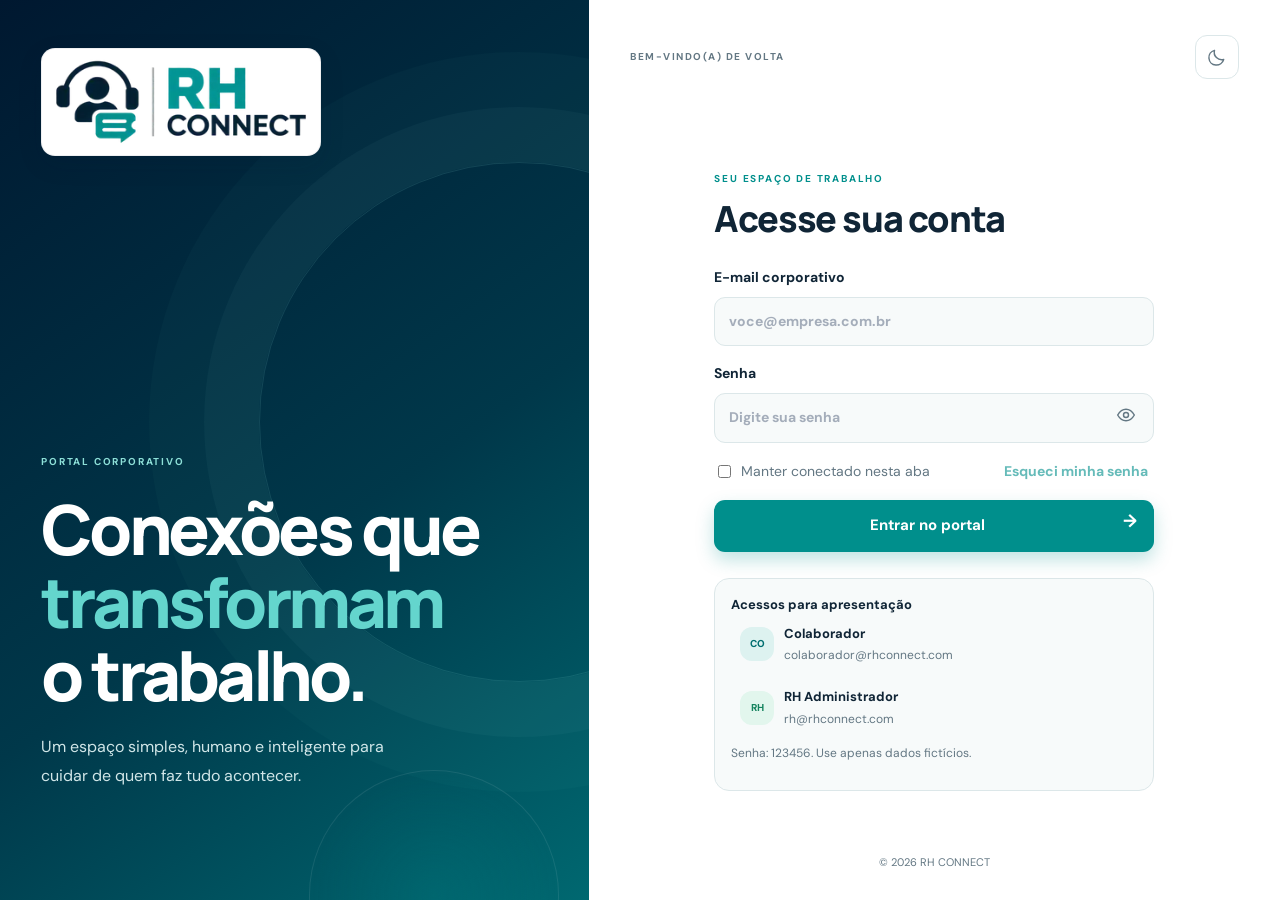
<file: index.html>
<!doctype html>
<html lang="pt-BR">
<head>
  <meta charset="utf-8">
  <meta name="viewport" content="width=device-width, initial-scale=1">
  <meta name="theme-color" content="#F3F7F8">
  <title>RH CONNECT | Portal Corporativo</title>
  <link rel="preconnect" href="https://fonts.googleapis.com">
  <link rel="preconnect" href="https://fonts.gstatic.com" crossorigin>
  <link href="https://fonts.googleapis.com/css2?family=DM+Sans:wght@400;500;600;700&family=Manrope:wght@400;500;600;700;800&display=swap" rel="stylesheet">
  <link rel="stylesheet" href="css/styles.css">
  <link rel="stylesheet" href="css/design-system.css">
  <link rel="stylesheet" href="css/dashboard.css">
  <link rel="stylesheet" href="css/motion.css">
  <link rel="stylesheet" href="css/people.css">
  <link rel="stylesheet" href="css/logo.css">
  <link rel="stylesheet" href="css/brand-theme.css?v=20261125-3">
  <link rel="stylesheet" href="css/modules.css">
</head>
<body>
  <div id="toast-region" class="toast-region" aria-live="polite"></div>

  <main id="auth-screen" class="auth-screen">
    <section class="auth-brand-panel">
      <div class="brand-lockup brand-lockup-light">
        <img src="assets/logo/rh-connect-horizontal.svg" alt="RH CONNECT — Gente que conecta resultados" class="brand-logo brand-logo-auth">
      </div>
      <div class="auth-brand-copy">
        <span class="eyebrow">PORTAL CORPORATIVO</span>
        <h1>Conexões que<br><em>transformam</em><br>o trabalho.</h1>
        <p>Um espaço simples, humano e inteligente para cuidar de quem faz tudo acontecer.</p>
      </div>
      <div class="orb orb-one"></div><div class="orb orb-two"></div>
    </section>
    <section class="auth-form-panel">
      <div class="auth-topline">
        <span class="muted-label">BEM-VINDO(A) DE VOLTA</span>
        <button class="icon-button theme-toggle" aria-label="Alternar tema" data-theme-toggle>◐</button>
      </div>
      <div class="auth-card">
        <div class="mobile-brand brand-lockup">
          <img src="assets/logo/rh-connect-horizontal.svg" alt="RH CONNECT" class="brand-logo brand-logo-mobile">
        </div>
        <div class="auth-heading">
          <span class="eyebrow">SEU ESPAÇO DE TRABALHO</span>
          <h2 id="auth-title">Acesse sua conta</h2>
          <p id="auth-subtitle"></p>
        </div>
        <form id="login-form" class="form-stack">
          <label class="field-label">E-mail corporativo
            <input id="login-email" type="email" placeholder="voce@empresa.com.br" autocomplete="username" required>
          </label>
          <label class="field-label">Senha
            <span class="password-wrap"><input id="login-password" type="password" placeholder="Digite sua senha" autocomplete="current-password" required><button type="button" class="password-toggle" aria-label="Mostrar senha">◉</button></span>
          </label>
          <div class="form-meta"><label class="check-label"><input type="checkbox" id="remember-login"> Manter conectado nesta aba</label><button type="button" class="text-button" id="forgot-link" disabled>Esqueci minha senha</button></div>
          <button class="primary-button full-button" type="submit">Entrar no portal <span>→</span></button>
        </form>
        <div class="demo-access"><div class="demo-title"><strong>Acessos para apresentação</strong></div><div class="demo-accounts"><button class="demo-account" type="button" data-presentation="colaborador"><span class="avatar avatar-blue">CO</span><span><b>Colaborador</b><small>colaborador@rhconnect.com</small></span></button><button class="demo-account" type="button" data-presentation="rh"><span class="avatar avatar-green">RH</span><span><b>RH Administrador</b><small>rh@rhconnect.com</small></span></button></div><p>Senha: 123456. Use apenas dados fictícios.</p></div>
      </div>
      <p class="auth-legal">© 2026 RH CONNECT</p>
    </section>
  </main>

  <main id="app-screen" class="app-screen hidden">
    <aside class="sidebar" id="sidebar">
      <div class="sidebar-brand brand-lockup">
        <img src="assets/logo/rh-connect-horizontal.svg" alt="RH CONNECT" class="brand-logo brand-logo-sidebar">
      </div>
      <div class="workspace-label">ESPAÇO DE TRABALHO</div>
      <nav id="main-nav" class="main-nav" aria-label="Navegação principal"></nav>
      <div class="sidebar-bottom">
        <div class="help-card"><div class="help-icon">✳</div><b>Precisa de ajuda?</b><p>Estamos aqui para apoiar você.</p><button type="button" data-module="solicitacoes">Acessar suporte <span>→</span></button></div>
        <button class="profile-button" id="profile-menu">
          <span class="avatar avatar-blue" id="profile-avatar"></span><span class="profile-info"><b id="profile-name"> </b><small id="profile-role"> </small></span><span class="profile-more">···</span>
        </button>
      </div>
    </aside>
    <button class="sidebar-overlay" id="sidebar-overlay" aria-label="Fechar menu" tabindex="-1"></button>

    <section class="main-area">
      <header class="topbar">
        <div class="topbar-left">
          <button class="icon-button mobile-menu" id="mobile-menu" aria-label="Abrir menu" aria-controls="sidebar" aria-expanded="false">☰</button>
          <div class="breadcrumb"><span>RH CONNECT</span><b>/</b><strong id="breadcrumb-current">Meu painel</strong></div>
        </div>
        <div class="topbar-actions">
          <div class="search-box"><span>⌕</span><input id="global-search" aria-label="Buscar no portal" type="search" placeholder="Buscar no portal..."><kbd>⌘ K</kbd></div>
          <button class="icon-button theme-toggle" aria-label="Alternar tema" data-theme-toggle>◐</button>
          <button class="icon-button notification-button" id="notifications-button" aria-label="Notificações">♧<i></i></button>
          <div class="topbar-avatar avatar avatar-blue" id="topbar-avatar"></div><button class="icon-button" id="logout" aria-label="Sair" title="Sair">↪</button>
        </div>
      </header>
      <div class="content-wrap">
        <div id="page-content" class="page-content" tabindex="-1"></div>
        <footer class="app-footer"><span>© 2026 RH CONNECT</span><span>Feito para conectar pessoas <b>♥</b></span></footer>
      </div>
    </section>
  </main>

  <div id="modal-root"></div>
  
  <script src="js/firebase-config.js"></script>
  <script src="js/storage.js"></script>
  <script src="js/design-system.js"></script>
  <script src="js/dashboard.js"></script>
  <script src="js/motion.js"></script>
  <script src="js/people.js"></script>
  <script src="js/modules.js?v=20261125-2"></script>
  <script src="js/app.js?v=20261125-2"></script>
</body>
</html>
</file>
<file: css/styles.css>
:root{--bg:#f5f7fb;--surface:#fff;--surface-2:#f8f9fc;--surface-3:#eef1f7;--text:#182230;--muted:#788395;--line:#e8ebf1;--primary:#315efb;--primary-dark:#244bd5;--primary-soft:#edf1ff;--green:#159b72;--green-soft:#e8f7f1;--orange:#e58b35;--orange-soft:#fff4e8;--red:#dc5c67;--shadow:0 16px 45px rgba(29,43,73,.07);--sidebar:264px;--radius:18px}
[data-theme="dark"]{--bg:#11151d;--surface:#191f2b;--surface-2:#202735;--surface-3:#293244;--text:#eef2f8;--muted:#9aa6b8;--line:#2b3444;--primary:#7792ff;--primary-dark:#91a5ff;--primary-soft:#252f4d;--green-soft:#17372f;--orange-soft:#3b2d20;--red:#ff8490;--shadow:0 18px 50px rgba(0,0,0,.22)}
*{box-sizing:border-box}body{margin:0;background:var(--bg);color:var(--text);font-family:'DM Sans',sans-serif;font-size:14px;transition:background .45s,color .35s}button,input,select,textarea{font:inherit}button{cursor:pointer}button:focus-visible,input:focus-visible,select:focus-visible,textarea:focus-visible{outline:3px solid color-mix(in srgb,var(--primary) 35%,transparent);outline-offset:2px}.hidden{display:none!important}
.auth-screen{min-height:100vh;display:grid;grid-template-columns: minmax(380px, .92fr) 1.08fr;background:var(--surface)}.auth-brand-panel{position:relative;overflow:hidden;min-height:100vh;padding:48px 7%;display:flex;flex-direction:column;justify-content:space-between;background:linear-gradient(145deg,#142a45 0%,#183c68 50%,#315efb 125%);color:#fff}.brand-lockup{display:flex;align-items:center;gap:11px;position:relative;z-index:2}.brand-symbol{width:42px;height:42px;border-radius:14px;background:linear-gradient(145deg,#fff,#dfe8ff);color:#23477a;display:grid;place-items:center;font-family:Manrope;font-weight:800;letter-spacing:-1.5px;font-size:17px;box-shadow:0 7px 20px #0a1c3a33}.brand-lockup strong{display:block;font-family:Manrope;font-size:15px;letter-spacing:1.3px}.brand-lockup span{display:block;font-size:8px;letter-spacing:1.7px;opacity:.65;margin-top:4px}.auth-brand-copy{position:relative;z-index:2;max-width:510px;margin:30px 0 45px}.eyebrow{font-size:10px;font-weight:700;letter-spacing:1.8px;color:var(--primary);display:block}.auth-brand-copy .eyebrow{color:#9bb7ff}.auth-brand-copy h1{font:800 clamp(42px,5.4vw,76px)/1.06 Manrope;margin:22px 0;letter-spacing:-4px}.auth-brand-copy h1 em{font-style:normal;color:#9fb9ff}.auth-brand-copy p{font-size:16px;line-height:1.8;color:#d0ddf0;max-width:390px}.auth-panel-footer{position:relative;z-index:2;color:#d6e1f2;font-size:12px}.pulse-dot{display:inline-block;width:7px;height:7px;border-radius:50%;background:#7be2b6;margin-right:9px;box-shadow:0 0 0 5px #7be2b622}.orb{position:absolute;border:1px solid #ffffff16;border-radius:50%;pointer-events:none}.orb-one{width:520px;height:520px;right:-190px;top:18%;box-shadow:0 0 0 55px #ffffff08,0 0 0 110px #ffffff06}.orb-two{width:250px;height:250px;right:5%;bottom:-120px;background:radial-gradient(circle,#ffffff16,transparent 70%)}
.auth-form-panel{padding:38px 6%;display:flex;flex-direction:column;align-items:center;justify-content:center;position:relative}.auth-topline{position:absolute;top:35px;right:6%;left:6%;display:flex;align-items:center;justify-content:space-between}.muted-label{color:var(--muted);font-size:10px;letter-spacing:1.5px;font-weight:700}.auth-card{width:min(100%,440px);animation:rise-in .8s cubic-bezier(.2,.8,.2,1) both}.auth-heading{margin:20px 0 27px}.auth-heading h2{font:800 32px Manrope;letter-spacing:-1.2px;margin:10px 0 7px}.auth-heading p{color:var(--muted);margin:0}.mobile-brand{display:none}.form-stack{display:grid;gap:17px}.field-label{display:grid;gap:8px;font-size:12px;font-weight:700;color:var(--text)}input:not([type=checkbox]),select,textarea{width:100%;border:1px solid var(--line);border-radius:11px;background:var(--surface-2);color:var(--text);padding:13px 14px;transition:border .2s,box-shadow .2s,background .3s}input::placeholder,textarea::placeholder{color:#a4adba}input:focus,select:focus,textarea:focus{border-color:var(--primary);box-shadow:0 0 0 4px color-mix(in srgb,var(--primary) 10%,transparent);outline:0}.password-wrap{position:relative}.password-wrap input{padding-right:48px}.password-toggle{position:absolute;right:9px;top:7px;border:0;background:transparent;color:var(--muted);font-size:17px}.form-meta{display:flex;justify-content:space-between;align-items:center;font-size:11px;color:var(--muted)}.check-label{display:flex;align-items:center;gap:7px}.text-button{border:0;background:none;color:var(--primary);font-weight:700;font-size:11px}.primary-button,.secondary-button{border:0;border-radius:11px;padding:14px 17px;font-weight:700;transition:transform .25s,box-shadow .25s,background .25s}.primary-button{background:var(--primary);color:white;box-shadow:0 8px 18px color-mix(in srgb,var(--primary) 25%,transparent)}.primary-button:hover{transform:translateY(-2px);box-shadow:0 12px 25px color-mix(in srgb,var(--primary) 32%,transparent);background:var(--primary-dark)}.primary-button span{float:right;font-size:18px;line-height:14px}.secondary-button{background:var(--surface-2);color:var(--text);border:1px solid var(--line)}.secondary-button:hover{background:var(--surface-3)}.full-button{width:100%}.form-divider{display:flex;align-items:center;gap:12px;color:var(--muted);font-size:10px}.form-divider:before,.form-divider:after{content:"";height:1px;background:var(--line);flex:1}.demo-access{border:1px solid var(--line);border-radius:15px;padding:15px;margin-top:26px;background:var(--surface-2)}.demo-title{display:flex;gap:8px;align-items:center;font-size:11px}.demo-spark{color:var(--primary);font-size:17px}.demo-access>p{font-size:10px;color:var(--muted);margin:7px 0 11px}.demo-accounts{display:grid;gap:5px}.demo-account{display:flex;align-items:center;gap:10px;text-align:left;border:0;border-radius:10px;background:transparent;padding:7px;transition:background .2s}.demo-account:hover{background:var(--surface-3)}.demo-account>span:nth-child(2){display:grid;gap:2px;flex:1}.demo-account b{font-size:10px}.demo-account small{font-size:9px;color:var(--muted)}.demo-arrow{color:var(--muted)}.demo-password{display:block;color:var(--muted);font-size:9px;margin:9px 0 0 7px}.auth-legal{position:absolute;bottom:18px;color:var(--muted);font-size:9px}
.icon-button{width:38px;height:38px;border:1px solid var(--line);border-radius:12px;background:var(--surface);color:var(--muted);font-size:17px;display:grid;place-items:center;transition:all .2s}.icon-button:hover{color:var(--primary);border-color:var(--primary);transform:translateY(-2px)}
.app-screen{min-height:100vh}.sidebar{width:var(--sidebar);position:fixed;inset:0 auto 0 0;background:var(--surface);border-right:1px solid var(--line);padding:25px 17px 15px;display:flex;flex-direction:column;z-index:10;transition:transform .4s cubic-bezier(.2,.8,.2,1)}.sidebar-brand{padding:0 7px 34px}.sidebar-brand .brand-symbol{background:linear-gradient(145deg,#315efb,#193dba);color:white}.sidebar-brand strong{font-size:13px;letter-spacing:1px}.sidebar-brand span{font-size:8px;color:var(--muted)}.workspace-label{font-size:9px;color:var(--muted);font-weight:700;letter-spacing:1.4px;padding:0 11px 12px}.main-nav{display:grid;gap:4px;overflow:auto}.nav-section{font-size:9px;color:var(--muted);font-weight:700;letter-spacing:1.3px;padding:18px 11px 7px}.nav-item{border:0;background:transparent;color:var(--muted);padding:11px 12px;border-radius:10px;display:flex;align-items:center;gap:12px;text-align:left;font-size:12px;font-weight:600;transition:all .22s}.nav-item .nav-icon{width:18px;text-align:center;font-size:16px}.nav-item:hover{background:var(--surface-2);color:var(--text);transform:translateX(2px)}.nav-item.active{background:var(--primary-soft);color:var(--primary)}.nav-item .nav-count{margin-left:auto;background:var(--orange-soft);color:var(--orange);border-radius:20px;padding:2px 7px;font-size:9px}.sidebar-bottom{margin-top:auto}.help-card{background:linear-gradient(145deg,var(--primary-soft),var(--surface-2));border:1px solid color-mix(in srgb,var(--primary) 10%,var(--line));border-radius:14px;padding:14px;margin:15px 2px}.help-icon{width:27px;height:27px;border-radius:9px;background:var(--surface);color:var(--primary);display:grid;place-items:center;margin-bottom:10px}.help-card b{font-size:11px}.help-card p{font-size:10px;color:var(--muted);line-height:1.5;margin:5px 0 10px}.help-card button{border:0;background:transparent;color:var(--primary);font-weight:700;font-size:10px;padding:0}.help-card button span{margin-left:5px}.profile-button{width:100%;display:flex;align-items:center;gap:9px;padding:12px 5px 3px;border:0;border-top:1px solid var(--line);background:transparent;text-align:left}.avatar{width:34px;height:34px;border-radius:12px;display:grid;place-items:center;font-size:10px;font-weight:800;flex:none}.avatar-blue{background:#e5edff;color:#315efb}.avatar-violet{background:#efe8ff;color:#8154ce}.avatar-green{background:#e2f6ed;color:#16845f}.avatar-orange{background:#fff0df;color:#c87925}.profile-info{display:grid;gap:3px;flex:1}.profile-info b{font-size:10px}.profile-info small{font-size:9px;color:var(--muted)}.profile-more{font-size:20px;color:var(--muted)}
.main-area{margin-left:var(--sidebar);min-height:100vh}.topbar{height:76px;border-bottom:1px solid var(--line);background:color-mix(in srgb,var(--surface) 90%,transparent);backdrop-filter:blur(16px);display:flex;align-items:center;justify-content:space-between;padding:0 36px;position:sticky;top:0;z-index:8}.breadcrumb{display:flex;gap:10px;align-items:center;font-size:11px}.breadcrumb span,.breadcrumb b{color:var(--muted);font-weight:500}.breadcrumb strong{font-weight:700}.topbar-actions{display:flex;align-items:center;gap:12px}.search-box{display:flex;align-items:center;gap:8px;background:var(--surface-2);border:1px solid var(--line);border-radius:10px;padding:0 10px;width:235px;color:var(--muted)}.search-box input{border:0!important;box-shadow:none!important;background:transparent!important;padding:9px 0!important;font-size:10px}.search-box kbd{font-size:8px;border:1px solid var(--line);border-radius:4px;padding:3px 5px;white-space:nowrap}.notification-button{position:relative}.notification-button i{position:absolute;width:6px;height:6px;background:#ed6571;border:1px solid var(--surface);border-radius:50%;top:7px;right:8px}.topbar-avatar{width:31px;height:31px}.mobile-menu{display:none}.content-wrap{max-width:1600px;margin:auto;padding:32px 36px 15px}.page-content{min-height:calc(100vh - 140px);animation:page-enter .55s cubic-bezier(.2,.8,.2,1) both}.app-footer{border-top:1px solid var(--line);padding:16px 0;display:flex;justify-content:space-between;color:var(--muted);font-size:9px}.app-footer b{color:#e36c8a}
.page-heading{display:flex;justify-content:space-between;align-items:flex-end;margin-bottom:25px;gap:15px}.page-heading h1{font:800 27px Manrope;letter-spacing:-1px;margin:7px 0}.page-heading p{margin:0;color:var(--muted);font-size:12px}.page-actions{display:flex;gap:9px;align-items:center}.small-button{border:1px solid var(--line);background:var(--surface);color:var(--text);border-radius:10px;padding:10px 13px;font-size:10px;font-weight:700}.small-button.primary{background:var(--primary);border-color:var(--primary);color:#fff}.small-button:hover{transform:translateY(-1px);box-shadow:var(--shadow)}.grid{display:grid;gap:16px}.stats-grid{grid-template-columns:repeat(4,minmax(0,1fr));margin-bottom:17px}.stat-card,.panel,.welcome-card,.module-card,.employee-card{background:var(--surface);border:1px solid var(--line);border-radius:var(--radius);box-shadow:0 3px 12px rgba(30,48,78,.025)}.stat-card{padding:18px;position:relative;overflow:hidden;transition:transform .3s,box-shadow .3s}.stat-card:hover,.module-card:hover{transform:translateY(-4px);box-shadow:var(--shadow)}.stat-top{display:flex;justify-content:space-between;align-items:center;color:var(--muted);font-size:10px}.stat-icon{width:34px;height:34px;border-radius:11px;background:var(--primary-soft);color:var(--primary);display:grid;place-items:center;font-size:16px}.stat-value{font:800 25px Manrope;margin:13px 0 5px;letter-spacing:-1px}.stat-foot{font-size:9px;color:var(--muted)}.positive{color:var(--green);font-weight:700}.welcome-card{padding:25px 27px;display:flex;align-items:center;justify-content:space-between;background:linear-gradient(110deg,var(--surface),var(--primary-soft));margin-bottom:17px;overflow:hidden;position:relative}.welcome-card:after{content:"";position:absolute;width:220px;height:220px;border-radius:50%;right:9%;top:-120px;border:1px solid color-mix(in srgb,var(--primary) 14%,transparent);box-shadow:0 0 0 25px color-mix(in srgb,var(--primary) 4%,transparent),0 0 0 55px color-mix(in srgb,var(--primary) 3%,transparent)}.welcome-copy{position:relative;z-index:1}.welcome-copy .eyebrow{font-size:9px}.welcome-copy h2{font:800 23px Manrope;margin:9px 0 5px;letter-spacing:-.7px}.welcome-copy p{font-size:11px;color:var(--muted);margin:0}.welcome-date{position:relative;z-index:1;text-align:right;color:var(--muted);font-size:10px}.welcome-date strong{display:block;color:var(--text);font:700 14px Manrope;margin-bottom:5px}.dashboard-columns{grid-template-columns:minmax(0,1.55fr) minmax(270px,1fr)}.panel{padding:19px;margin-bottom:16px}.panel-header{display:flex;align-items:center;justify-content:space-between;margin-bottom:16px}.panel-header h3{font:700 13px Manrope;margin:0}.panel-header p{font-size:9px;color:var(--muted);margin:4px 0 0}.link-button{border:0;background:transparent;color:var(--primary);font-size:10px;font-weight:700}.activity-list{display:grid}.activity-item{display:flex;gap:11px;padding:11px 0;border-bottom:1px solid var(--line)}.activity-item:last-child{border:0}.activity-icon{width:32px;height:32px;display:grid;place-items:center;background:var(--surface-2);border-radius:10px;flex:none}.activity-copy{flex:1}.activity-copy b{display:block;font-size:10px;margin:2px 0 4px}.activity-copy p{font-size:9px;color:var(--muted);margin:0}.activity-time{font-size:8px;color:var(--muted);white-space:nowrap}.quick-grid{grid-template-columns:repeat(2,1fr)}.quick-card{padding:14px;border:1px solid var(--line);border-radius:13px;background:var(--surface-2);text-align:left;transition:all .25s}.quick-card:hover{border-color:var(--primary);transform:translateY(-3px)}.quick-card span{display:grid;place-items:center;width:30px;height:30px;background:var(--primary-soft);color:var(--primary);border-radius:9px;margin-bottom:10px}.quick-card b{font-size:10px;display:block}.quick-card small{font-size:9px;color:var(--muted);display:block;margin-top:4px}.announcement{display:flex;gap:10px;padding:10px 0;border-bottom:1px solid var(--line)}.announcement:last-child{border:0}.announcement-mark{width:5px;border-radius:5px;background:var(--primary);flex:none}.announcement b{font-size:10px}.announcement p{font-size:9px;color:var(--muted);line-height:1.5;margin:4px 0}
.module-grid{grid-template-columns:repeat(3,minmax(0,1fr))}.module-card{padding:20px;text-align:left;transition:all .3s;cursor:pointer}.module-card .stat-icon{margin-bottom:15px}.module-card h3{font:700 13px Manrope;margin:0 0 7px}.module-card p{font-size:10px;line-height:1.6;color:var(--muted);margin:0 0 15px}.module-card .module-open{font-size:10px;color:var(--primary);font-weight:700}
.table-wrap{overflow:auto;border:1px solid var(--line);border-radius:13px}.data-table{width:100%;border-collapse:collapse;min-width:620px}.data-table th{text-align:left;background:var(--surface-2);font-size:9px;color:var(--muted);font-weight:700;padding:12px 14px;letter-spacing:.5px}.data-table td{padding:13px 14px;border-top:1px solid var(--line);font-size:10px}.person-cell{display:flex;align-items:center;gap:9px}.person-cell b{display:block;font-size:10px}.person-cell small{display:block;color:var(--muted);font-size:9px;margin-top:3px}.status-pill{display:inline-flex;align-items:center;gap:5px;border-radius:30px;padding:5px 8px;font-size:8px;font-weight:700;background:var(--green-soft);color:var(--green)}.status-pill:before{content:"";width:5px;height:5px;border-radius:50%;background:currentColor}.status-pill.pending{background:var(--orange-soft);color:var(--orange)}.status-pill.inactive{background:var(--surface-3);color:var(--muted)}.table-toolbar{display:flex;justify-content:space-between;gap:10px;margin-bottom:13px}.table-search{max-width:260px}.empty-state{text-align:center;padding:45px 20px;color:var(--muted)}.empty-state .empty-icon{font-size:30px;margin-bottom:10px}.empty-state b{display:block;color:var(--text);font-size:12px;margin-bottom:5px}.empty-state p{font-size:10px}
.profile-hero{display:flex;align-items:center;gap:17px;padding:22px;background:var(--surface);border:1px solid var(--line);border-radius:var(--radius);margin-bottom:17px}.profile-hero .avatar{width:58px;height:58px;font-size:16px;border-radius:18px}.profile-hero h2{font:800 18px Manrope;margin:0 0 5px}.profile-hero p{font-size:10px;color:var(--muted);margin:0}.profile-fields{grid-template-columns:repeat(2,1fr)}.info-field{padding:12px 0;border-bottom:1px solid var(--line)}.info-field small{display:block;color:var(--muted);font-size:9px;margin-bottom:6px}.info-field b{font-size:11px}
.modal-backdrop{position:fixed;inset:0;background:#0b1425a8;backdrop-filter:blur(8px);z-index:30;display:grid;place-items:center;padding:20px;animation:fade-in .2s}.modal{width:min(100%,520px);max-height:90vh;overflow:auto;background:var(--surface);border:1px solid var(--line);border-radius:20px;padding:24px;box-shadow:0 30px 100px #07132655;animation:modal-in .35s cubic-bezier(.2,.8,.2,1)}.modal-header{display:flex;justify-content:space-between;align-items:flex-start;margin-bottom:20px}.modal-header h2{font:800 20px Manrope;margin:0 0 5px}.modal-header p{font-size:10px;color:var(--muted);margin:0}.modal-form{display:grid;grid-template-columns:1fr 1fr;gap:14px}.modal-form .wide{grid-column:1/-1}.modal-actions{display:flex;justify-content:flex-end;gap:8px;margin-top:20px}.toast-region{position:fixed;right:20px;top:20px;z-index:50;display:grid;gap:8px}.toast{background:var(--surface);color:var(--text);border:1px solid var(--line);border-radius:12px;padding:13px 16px;box-shadow:var(--shadow);font-size:11px;display:flex;gap:10px;align-items:center;animation:toast-in .35s}.toast.success:before{content:"✓";color:var(--green);font-weight:800}.toast.error:before{content:"!";color:var(--red);font-weight:800}
@keyframes rise-in{from{opacity:0;transform:translateY(20px)}to{opacity:1;transform:translateY(0)}}@keyframes page-enter{from{opacity:0;transform:translateY(12px);filter:blur(4px)}to{opacity:1;transform:translateY(0);filter:blur(0)}}@keyframes fade-in{from{opacity:0}to{opacity:1}}@keyframes modal-in{from{opacity:0;transform:translateY(18px) scale(.97)}to{opacity:1;transform:translateY(0) scale(1)}}@keyframes toast-in{from{opacity:0;transform:translateX(15px)}to{opacity:1;transform:translateX(0)}}
@media(max-width:1100px){.stats-grid{grid-template-columns:repeat(2,1fr)}.module-grid{grid-template-columns:repeat(2,1fr)}.content-wrap{padding:26px 24px}.topbar{padding:0 24px}.search-box{width:190px}}
@media(max-width:800px){.auth-screen{grid-template-columns:1fr}.auth-brand-panel{display:none}.auth-form-panel{min-height:100vh;padding:80px 22px 55px}.mobile-brand{display:flex;margin-bottom:32px}.mobile-brand .brand-symbol{background:linear-gradient(145deg,#315efb,#193dba);color:#fff}.auth-topline{top:20px;right:22px;left:22px}.auth-legal{bottom:12px}.sidebar{transform:translateX(-105%);box-shadow:var(--shadow)}.sidebar.open{transform:translateX(0)}.main-area{margin-left:0}.mobile-menu{display:grid}.topbar{height:65px;padding:0 16px}.content-wrap{padding:22px 16px}.search-box{width:36px;border:0;background:transparent;padding:0}.search-box input,.search-box kbd{display:none}.topbar-actions{gap:7px}.dashboard-columns{grid-template-columns:1fr}.welcome-card{padding:20px}.welcome-date{display:none}.app-footer{font-size:8px}.page-heading{align-items:flex-start;flex-direction:column}.page-heading h1{font-size:24px}}
@media(max-width:520px){.stats-grid{gap:9px}.stat-card{padding:13px}.stat-value{font-size:21px}.stat-top{font-size:9px}.stat-icon{width:29px;height:29px}.module-grid{grid-template-columns:1fr}.quick-grid{gap:8px}.welcome-copy h2{font-size:19px}.profile-fields{grid-template-columns:1fr}.modal-form{grid-template-columns:1fr}.modal-form .wide{grid-column:auto}.breadcrumb{font-size:9px}.topbar-avatar{display:none}.auth-card{max-width:420px}.auth-heading h2{font-size:28px}}
@media(prefers-reduced-motion:reduce){*,*:before,*:after{scroll-behavior:auto!important;animation-duration:.01ms!important;transition-duration:.01ms!important}}

/* RH CONNECT — enterprise refinement */
:root{--muted:#59677a;--line:#e0e6ef;--primary:#284edb;--primary-dark:#1f3eb5;--radius:20px;--sidebar:280px}
[data-theme="dark"]{color-scheme:dark;--muted:#abb8cc;--line:#344053;--primary:#93aaff;--primary-dark:#b0bfff;--green:#61d5ac;--orange:#ffc080}
body{font-size:15px;line-height:1.55}
button{color:inherit}button:disabled{cursor:wait;opacity:.6;transform:none!important}
button:focus-visible,a:focus-visible{outline:3px solid var(--primary);outline-offset:3px}
.primary-button,.small-button.primary{background:#284edb;color:#fff;border-color:#284edb}
.primary-button:hover,.small-button.primary:hover{background:#203fb8;color:#fff}
.auth-screen,.auth-brand-panel,.app-screen,.main-area{min-height:100dvh}
.auth-form-panel{padding-top:94px;padding-bottom:52px}
.auth-heading h2{font-size:clamp(28px,4vw,36px);line-height:1.2}
.auth-heading p,.field-label,.form-meta,.text-button{font-size:14px}
.auth-brand-copy h1{letter-spacing:-.055em}
.auth-legal{font-size:11px;text-align:center}
.demo-access{padding:16px}.demo-title{font-size:13px}.demo-access>p,.demo-account small,.demo-password{font-size:12px}
.demo-account{min-height:48px;padding:8px}.demo-account b{font-size:13px}
.icon-button{width:44px;height:44px;flex:none}.password-toggle{min-width:38px;min-height:34px;top:5px}
.sidebar{padding:24px 18px 16px;overscroll-behavior:contain}.main-nav{min-height:0;scrollbar-width:thin}
.sidebar-bottom{flex-shrink:0}.nav-section,.workspace-label{font-size:11px}.nav-item{font-size:14px;min-height:46px}
.nav-item.active{box-shadow:inset 3px 0 var(--primary);font-weight:700}
.help-card b,.profile-info b{font-size:13px}.help-card p,.help-card button,.profile-info small{font-size:12px}
.topbar-left{display:flex;align-items:center;gap:12px;min-width:0}.topbar-actions{flex-shrink:0}.breadcrumb{font-size:13px;min-width:0}.breadcrumb strong{overflow:hidden;text-overflow:ellipsis;white-space:nowrap}
.search-box{width:clamp(165px,22vw,300px);min-height:44px}.search-box input{font-size:13px}.search-box kbd{font-size:10px}
.content-wrap{padding:clamp(20px,3vw,42px);max-width:1500px}
.page-heading{margin-bottom:28px}.page-heading h1{font-size:clamp(26px,3vw,36px);line-height:1.2;letter-spacing:-.045em}.page-heading p{font-size:14px}.page-actions{flex-wrap:wrap}
.small-button,.link-button{font-size:13px;min-height:40px}.small-button{padding:10px 15px}
.grid{gap:20px}.grid>*{min-width:0}.stat-card,.panel,.module-card{padding:22px;box-shadow:0 4px 16px rgba(25,42,75,.045)}
.stat-top{font-size:13px;gap:8px}.stat-icon{width:42px;height:42px;flex:none}.stat-value{font-size:clamp(24px,2.6vw,34px);font-variant-numeric:tabular-nums}.stat-foot{font-size:12px}
.welcome-card{padding:30px;gap:20px}.welcome-copy h2{font-size:clamp(22px,3vw,30px);line-height:1.2}.welcome-copy p,.welcome-date{font-size:13px}
.panel-header{gap:12px;flex-wrap:wrap}.panel-header h3,.module-card h3{font-size:17px}.panel-header p,.module-card p,.activity-copy p,.announcement p,.quick-card small{font-size:13px;line-height:1.6}
.activity-copy b,.announcement b,.quick-card b{font-size:14px}.activity-time,.module-card .module-open{font-size:12px}.activity-item{align-items:center}.activity-copy{min-width:0;overflow-wrap:anywhere}
.quick-card{min-width:0;padding:16px;color:var(--text)}.quick-card span{width:38px;height:38px}
.data-table th{font-size:11px}.data-table td,.person-cell b{font-size:13px}.person-cell small,.status-pill{font-size:12px}.data-table tbody tr:hover{background:var(--surface-2)}
.table-wrap{max-width:100%;overscroll-behavior-x:contain}.table-toolbar{align-items:center;flex-wrap:wrap}
.info-field b,.profile-hero p{font-size:14px;overflow-wrap:anywhere}.info-field small,.modal-header p,.app-footer{font-size:12px}
.modal{max-height:calc(100dvh - 32px);padding:26px}.modal-header{gap:12px}.modal-header h2{font-size:22px}.modal-actions{flex-wrap:wrap}
.toast-region{max-width:min(400px,calc(100vw - 32px));right:16px;top:16px}.toast{font-size:14px;overflow-wrap:anywhere}
.sidebar-overlay{display:none;position:fixed;inset:0;z-index:9;background:#101a2d88;border:0}
body.modal-open{overflow:hidden}
@media(max-width:1200px){.dashboard-columns{grid-template-columns:minmax(0,1fr)}.stats-grid{grid-template-columns:repeat(2,minmax(0,1fr))}}
@media(max-width:960px){
 .sidebar{transform:translateX(-105%);width:min(320px,86vw);height:100dvh;box-shadow:var(--shadow)}
 .sidebar.open{transform:translateX(0)}.sidebar.open~.sidebar-overlay{display:block}.main-area{margin-left:0}
 .mobile-menu{display:grid}.topbar{height:auto;min-height:72px;padding:12px 20px;flex-wrap:wrap;gap:10px}
 .search-box{width:220px;border:1px solid var(--line);background:var(--surface-2);padding:0 10px}.search-box input{display:block}.search-box kbd{display:none}
}
@media(max-width:620px){
 .auth-screen{grid-template-columns:minmax(0,1fr)}.auth-brand-panel{display:none}.auth-form-panel{padding:76px 20px 50px}.mobile-brand{display:flex;margin-bottom:24px}.mobile-brand .brand-symbol{background:#284edb;color:#fff}
 .auth-topline{top:16px;left:20px;right:20px}.auth-legal{position:static;margin:22px 0 0}.form-meta{flex-wrap:wrap;gap:10px}
 input:not([type=checkbox]),select,textarea{font-size:16px}
 .topbar{padding:10px 14px;gap:8px}.topbar-left{flex:1;max-width:100%}.breadcrumb span,.breadcrumb b{display:none}.topbar-actions{display:contents}.topbar-avatar{display:none}
 .search-box{order:5;width:100%;min-height:44px}.search-box input{font-size:16px}.topbar .icon-button{width:40px;height:44px}
 .content-wrap{padding:20px 14px}.page-heading{gap:14px;align-items:flex-start}.page-actions:empty{display:none}.page-actions{width:100%}
 .grid{gap:12px}.stats-grid{grid-template-columns:repeat(2,minmax(0,1fr))}.stat-card{padding:14px}.stat-icon{width:32px;height:32px}.stat-top{font-size:12px}.stat-foot{font-size:11px}
 .welcome-card{padding:20px}.welcome-date{display:none}.panel,.module-card{padding:16px}.module-grid{grid-template-columns:1fr}
 .activity-item{flex-wrap:wrap}.activity-time{white-space:normal}.quick-grid{grid-template-columns:repeat(2,minmax(0,1fr))}.quick-card{padding:12px}
 .profile-fields,.modal-form{grid-template-columns:1fr}.modal-form .wide{grid-column:auto}.modal-backdrop{padding:12px}.modal{padding:20px}
 .app-footer{flex-wrap:wrap;gap:8px}.help-card{display:none}
}
@media(max-width:360px){.stats-grid,.quick-grid{grid-template-columns:1fr}.topbar .icon-button{width:36px}.topbar{padding:8px}.form-meta{font-size:12px}}
@media(hover:none){.stat-card:hover,.module-card:hover,.quick-card:hover,.nav-item:hover,.icon-button:hover,.primary-button:hover{transform:none}}
@media(prefers-reduced-motion:reduce){*,*:before,*:after{animation:none!important;transition:none!important}}
</file>
<file: css/design-system.css>
/* RH CONNECT / Design system v2 */
:root{--rc-space-1:4px;--rc-space-2:8px;--rc-space-3:12px;--rc-space-4:16px;--rc-space-6:24px;--rc-space-8:32px;--rc-radius-sm:10px;--rc-radius-md:16px;--rc-radius-lg:24px;--rc-motion:180ms;--rc-ease:cubic-bezier(.2,.8,.2,1);--rc-elevation:0 8px 28px rgba(24,38,64,.08)}
[data-theme="dark"]{--rc-elevation:0 8px 28px rgba(0,0,0,.23)}
.rc-icon{width:20px;height:20px;flex:none;display:block}
.stat-icon .rc-icon,.quick-card .rc-icon{width:22px;height:22px}
.nav-icon{display:grid;place-items:center}
.nav-item,.primary-button,.secondary-button,.small-button,.quick-card,.icon-button{transition:background var(--rc-motion) var(--rc-ease),color var(--rc-motion),border-color var(--rc-motion),box-shadow var(--rc-motion),transform var(--rc-motion)}
.primary-button:active,.secondary-button:active,.small-button:active,.quick-card:active{transform:scale(.985)}
.panel,.stat-card,.module-card,.welcome-card{border-radius:var(--rc-radius-lg)}
.panel-header{padding-bottom:12px;border-bottom:1px solid var(--line)}
.stat-card:hover,.module-card:hover{box-shadow:var(--rc-elevation)}
.brand-symbol{letter-spacing:-.06em}
.auth-card{max-width:460px}
.demo-account{border:1px solid transparent}
.demo-account:hover{border-color:var(--line)}
.toast{gap:12px;border-radius:var(--rc-radius-md);box-shadow:var(--rc-elevation)}
.toast.success:before,.toast.error:before{content:none}
.toast-symbol{color:var(--green);display:grid;place-items:center}
.toast.error .toast-symbol{color:var(--red)}
.toast>span:last-child{flex:1;min-width:0}
.rc-loading{display:flex;align-items:center;gap:12px;border:1px solid var(--line);background:var(--surface);padding:14px 18px;border-radius:var(--rc-radius-md);margin-bottom:16px;color:var(--muted);font-size:13px}
.rc-spinner{width:18px;height:18px;border:2px solid var(--line);border-top-color:var(--primary);border-radius:50%;animation:rc-spin .8s linear infinite;flex:none}
@keyframes rc-spin{to{transform:rotate(360deg)}}
button[aria-busy="true"]{cursor:progress}
button[aria-busy="true"]::after{content:"";display:inline-block;vertical-align:middle;margin-left:10px;width:14px;height:14px;border:2px solid #ffffff66;border-top-color:#fff;border-radius:50%;animation:rc-spin .8s linear infinite}
input:user-invalid,select:user-invalid,textarea:user-invalid{border-color:var(--red);box-shadow:0 0 0 3px color-mix(in srgb,var(--red) 12%,transparent)}
.password-toggle{display:grid;place-items:center}
@media(max-width:620px){.panel,.stat-card,.module-card,.welcome-card{border-radius:var(--rc-radius-md)}.panel-header{padding-bottom:10px}.rc-icon{width:19px;height:19px}}
@media(prefers-reduced-motion:reduce){.rc-spinner,button[aria-busy="true"]::after{animation:none}.rc-spinner{border-color:var(--primary)}}
</file>
<file: css/dashboard.css>
/* Enterprise dashboard */
.ed-section{margin:0 0 24px}.ed-section-head{display:flex;justify-content:space-between;align-items:flex-end;gap:20px;margin:26px 0 18px}.ed-section-head h2{font:800 clamp(22px,3vw,30px)/1.2 Manrope,sans-serif;letter-spacing:-.04em;margin:5px 0}.ed-section-head p{margin:0;color:var(--muted);font-size:13px}.ed-controls{display:flex;align-items:flex-end;gap:8px;flex-wrap:wrap}.ed-controls label{font-size:12px;font-weight:700;width:100%}.ed-controls select{width:auto;max-width:280px;min-height:44px;padding:9px 30px 9px 12px}.ed-controls button{min-height:44px;white-space:nowrap}.ed-kpis{display:grid;grid-template-columns:repeat(4,minmax(0,1fr));gap:16px;margin-bottom:20px}.ed-metric{padding:20px;background:var(--surface);border:1px solid var(--line);border-radius:var(--rc-radius-lg);box-shadow:0 4px 16px rgba(25,42,75,.04);min-width:0}.ed-metric-top{display:flex;align-items:center;justify-content:space-between;gap:8px;font-size:13px;color:var(--muted);font-weight:600}.ed-icon{display:grid;place-items:center;width:42px;height:42px;flex:none;border-radius:13px;background:var(--primary-soft);color:var(--primary)}.ed-metric strong{display:block;font:800 clamp(22px,2.6vw,34px)/1.3 Manrope,sans-serif;letter-spacing:-.045em;margin:12px 0 4px;overflow-wrap:anywhere;font-variant-numeric:tabular-nums}.ed-metric small{font-size:12px;color:var(--muted)}.ed-chart-grid,.ed-personal{display:grid;grid-template-columns:minmax(0,1.35fr) minmax(0,1fr);gap:20px}.ed-chart{min-width:0;margin:0}.ed-chart .panel-header>.rc-icon{color:var(--primary)}.ed-bars{display:grid;gap:15px}.ed-bar-row>div:first-child{display:flex;justify-content:space-between;gap:10px;font-size:13px;margin-bottom:6px}.ed-bar-row span{overflow-wrap:anywhere}.ed-bar-track{height:9px;background:var(--surface-3);border-radius:999px;overflow:hidden}.ed-bar-track span{height:100%;display:block;border-radius:999px;transition:width .3s ease}.ed-donut-wrap{display:flex;flex-wrap:wrap;justify-content:center;align-items:center;gap:20px;padding:12px 0}.ed-donut{width:150px;aspect-ratio:1;border-radius:50%;background:conic-gradient(#159b72 0 var(--ed-active),#d58c29 var(--ed-active) var(--ed-pending),#94a3b8 var(--ed-pending) 100%);display:grid;place-items:center;flex:none}.ed-donut>div{width:76%;aspect-ratio:1;border-radius:50%;background:var(--surface);display:grid;place-content:center;text-align:center}.ed-donut strong{font:800 28px Manrope,sans-serif}.ed-donut small{color:var(--muted);font-size:12px}.ed-legend{display:grid;gap:12px;flex:1;min-width:120px}.ed-legend>div{display:flex;gap:8px;align-items:center;font-size:13px}.ed-legend b{margin-left:auto;font-variant-numeric:tabular-nums}.ed-dot{width:10px;height:10px;border-radius:50%;background:#94a3b8;flex:none}.ed-dot.active{background:#159b72}.ed-dot.pending{background:#d58c29}.ed-note,.ed-empty{color:var(--muted);font-size:12px;margin:12px 0}.ed-demo{font-size:12px;color:var(--muted);border:1px solid var(--line);padding:7px 12px;border-radius:999px;white-space:nowrap}.ed-service-list{display:grid;gap:8px}.ed-service{display:flex;align-items:center;gap:12px;background:var(--surface-2);border:1px solid var(--line);border-radius:13px;padding:12px;text-align:left;min-width:0}.ed-service:hover{border-color:var(--primary)}.ed-service>span:nth-child(2){flex:1;min-width:0;display:grid;gap:3px}.ed-service small{color:var(--muted);font-size:12px}.ed-service>.rc-icon{color:var(--primary)}.ed-wellbeing{display:flex;flex-direction:column;align-items:flex-start;justify-content:center;gap:12px;background:linear-gradient(145deg,var(--surface),var(--primary-soft))}.ed-wellbeing h3{font:800 22px/1.3 Manrope,sans-serif;margin:0}.ed-wellbeing p{font-size:14px;color:var(--muted);margin:0}
@media(max-width:1200px){.ed-kpis{grid-template-columns:repeat(2,minmax(0,1fr))}.ed-chart-grid,.ed-personal{grid-template-columns:minmax(0,1fr)}}@media(max-width:620px){.ed-section-head{align-items:flex-start;flex-direction:column;gap:12px}.ed-controls{width:100%}.ed-controls select{max-width:none;flex:1;min-width:0;width:100%}.ed-controls button{width:100%}.ed-kpis{gap:10px}.ed-metric{padding:14px;border-radius:var(--rc-radius-md)}.ed-metric-top{font-size:12px}.ed-icon{width:34px;height:34px}.ed-metric strong{font-size:23px}.ed-chart-grid,.ed-personal{gap:12px}.ed-donut{width:125px}}@media(max-width:360px){.ed-kpis{grid-template-columns:1fr}}
@media(prefers-reduced-motion:reduce){.ed-bar-track span{transition:none}}
</file>
<file: css/motion.css>
/* Motion Experience V4 — progressive enhancement */
.page-content{animation:none}
.rc-skeleton{margin-bottom:18px;padding:16px;border:1px solid var(--line);border-radius:var(--rc-radius-md);background:var(--surface)}
.rc-skeleton-label{display:block;font-size:13px;color:var(--muted);margin-bottom:14px}
.rc-skeleton-grid{display:grid;grid-template-columns:repeat(4,minmax(0,1fr));gap:12px}
.rc-skeleton-card{display:grid;gap:10px;padding:14px;border-radius:12px;background:var(--surface-2);min-width:0}
.rc-skeleton-card i{display:block;height:12px;border-radius:7px;background:var(--surface-3);animation:rc-pulse 1.25s ease-in-out infinite alternate}
.rc-skeleton-card i:nth-child(2){height:26px;width:65%}.rc-skeleton-card i:nth-child(3){width:85%}
@keyframes rc-pulse{from{opacity:.45}to{opacity:1}}
.toast{align-items:center;pointer-events:auto}
.rc-toast-close{border:0;background:transparent;color:var(--muted);width:36px;height:36px;display:grid;place-items:center;border-radius:9px;flex:none}
.rc-toast-close:hover{background:var(--surface-2);color:var(--text)}
.toast>span:nth-child(2){flex:1;min-width:0}
.ed-metric,.ed-service{transition:border-color 180ms ease,box-shadow 180ms ease,transform 180ms ease}
@media(hover:hover) and (pointer:fine){.ed-metric:hover{border-color:color-mix(in srgb,var(--primary) 35%,var(--line));box-shadow:var(--rc-elevation)}.ed-service:hover{transform:translateX(2px)}}
.ed-service:active,.small-button:active,.demo-account:active{transform:scale(.985)}
@media(max-width:960px){.rc-skeleton-grid{grid-template-columns:repeat(2,minmax(0,1fr))}}
@media(max-width:360px){.rc-skeleton-grid{grid-template-columns:1fr}}
@media(prefers-reduced-motion:reduce){.rc-skeleton-card i{animation:none}.ed-service:active,.small-button:active,.demo-account:active{transform:none}}
</file>
<file: css/people.css>
.pm-toolbar{display:grid;grid-template-columns:minmax(0,2fr) minmax(0,1fr) minmax(0,1fr) auto;gap:12px;align-items:end}.pm-toolbar label{display:grid;gap:6px;font-size:12px;font-weight:700;min-width:0}.pm-toolbar .small-button{min-height:46px}.pm-summary{font-size:12px;color:var(--muted);margin:14px 0}.pm-actions{display:flex;gap:8px;flex-wrap:wrap}.pm-actions .link-button{padding:6px 4px}.pm-danger{color:var(--red)}.pm-pagination{display:flex;justify-content:flex-end;align-items:center;gap:12px;margin-top:16px;font-size:13px}.pm-table small{color:var(--muted)}.pm-table{min-width:760px}@media(max-width:1100px){.pm-toolbar{grid-template-columns:repeat(2,minmax(0,1fr))}}@media(max-width:520px){.pm-toolbar{grid-template-columns:1fr}.pm-pagination{justify-content:space-between;gap:5px}.pm-pagination .small-button{padding:8px}.pm-table{min-width:680px}}
</file>
<file: css/logo.css>
/* RH CONNECT — aplicação do logotipo oficial */
.brand-symbol{display:none!important}
.brand-lockup{gap:0}
.brand-logo{
  display:block;
  width:auto;
  height:auto;
  max-width:100%;
  object-fit:contain;
  flex:none;
  background:#fff;
  border:1px solid rgba(15,35,60,.07);
  border-radius:14px;
  padding:7px 9px;
  box-shadow:0 8px 24px rgba(8,25,48,.12);
}
.brand-logo-auth{
  width:min(280px,100%);
  max-height:112px;
  object-position:left center;
}
.sidebar-brand{
  display:flex;
  align-items:flex-start;
  min-height:88px;
  padding:0 5px 28px;
}
.brand-logo-sidebar{
  width:min(190px,100%);
  max-height:76px;
  object-position:left center;
}
.mobile-brand{
  display:none;
  align-items:center;
  margin-bottom:24px;
}
.brand-logo-mobile{
  width:min(218px,100%);
  max-height:88px;
}
@media(max-width:800px){
  .mobile-brand{display:flex}
  .brand-logo-mobile{width:min(218px,100%);max-height:86px}
}
@media(max-width:620px){
  .brand-logo-auth{width:min(250px,100%)}
  .brand-logo-mobile{width:min(205px,100%);max-height:82px}
  .sidebar-brand{min-height:82px}
  .brand-logo-sidebar{width:min(174px,100%)}
}
</file>
<file: css/brand-theme.css>
/* RH CONNECT — identidade cromática oficial baseada no logotipo */
:root{
  --bg:#F3F7F8;
  --surface:#FFFFFF;
  --surface-2:#F7FAFA;
  --surface-3:#EAF1F2;
  --text:#102536;
  --muted:#637783;
  --line:#DCE7E9;
  --primary:#008F8C;
  --primary-dark:#007774;
  --primary-soft:#E3F4F2;
  --green:#0B927B;
  --green-soft:#E3F5EF;
  --orange:#C8873A;
  --orange-soft:#FFF3E4;
  --red:#D45F69;
  --shadow:0 16px 45px rgba(0,42,55,.08);
  color-scheme:light;
}
[data-theme="dark"]{
  --bg:#07141E;
  --surface:#0D202D;
  --surface-2:#132A38;
  --surface-3:#1C3845;
  --text:#EAF4F5;
  --muted:#A4B8C0;
  --line:#29424D;
  --primary:#22B8B0;
  --primary-dark:#48C8C1;
  --primary-soft:#153E43;
  --green:#58D6B1;
  --green-soft:#163B34;
  --orange:#F0B56E;
  --orange-soft:#453321;
  --red:#FF8790;
  --shadow:0 18px 50px rgba(0,0,0,.28);
  color-scheme:dark;
}
/* Login: navy e teal do símbolo, com contraste preservado */
.auth-brand-panel{
  background:linear-gradient(145deg,#001830 0%,#00384A 58%,#009090 135%);
}
.auth-brand-copy .eyebrow{color:#8DE0D8}
.auth-brand-copy h1 em{color:#64D5CD}
.auth-brand-copy p{color:#D0E6E8}
.auth-panel-footer{color:#D0E6E8}
.orb-one{border-color:#8DE0D822;box-shadow:0 0 0 55px #8DE0D80A,0 0 0 110px #8DE0D806}
.orb-two{background:radial-gradient(circle,#0090902b,transparent 70%)}
/* Ações, estados ativos e foco seguem o teal da marca */
.primary-button,.small-button.primary{
  background:var(--primary);
  border-color:var(--primary);
  color:#fff;
}
.primary-button:hover,.small-button.primary:hover{
  background:var(--primary-dark);
  border-color:var(--primary-dark);
  color:#fff;
}
.nav-item.active{
  background:var(--primary-soft);
  color:var(--primary);
}
.nav-item.active .nav-icon{color:var(--primary)}
.stat-icon,.quick-card span,.ed-icon{
  background:var(--primary-soft);
  color:var(--primary);
}
.text-button,.link-button{color:var(--primary)}
.search-box:focus-within{border-color:var(--primary)}
.avatar-blue{background:#DDF2F0;color:#006E70}
.avatar-violet{background:#E6EFF2;color:#174D63}
[data-theme="dark"] .avatar-blue{background:#16434A;color:#8CE0D8}
[data-theme="dark"] .avatar-violet{background:#203B4A;color:#B7D4DB}
.ed-donut{
  background:conic-gradient(var(--green) 0 var(--ed-active),#C8873A var(--ed-active) var(--ed-pending),#82939A var(--ed-pending) 100%);
}
.ed-dot.active{background:var(--green)}
.ed-dot.pending{background:#C8873A}
.ed-bar-track span{border-radius:999px}
::selection{background:#00909033;color:var(--text)}
@media(prefers-reduced-motion:reduce){
  .auth-brand-panel,.primary-button,.small-button,.nav-item{transition:none!important}
}

/* Navegação lateral: rolagem discreta, sem barras visíveis */
.sidebar,.main-nav{scrollbar-width:none;-ms-overflow-style:none;overflow-x:hidden}
.sidebar::-webkit-scrollbar,.main-nav::-webkit-scrollbar{display:none;width:0;height:0}
.main-nav{overflow-y:auto;min-width:0}
.nav-item{max-width:100%;white-space:normal;text-align:left}
</file>
<file: css/modules.css>
/* RH CONNECT — módulos operacionais do ambiente de apresentação */
.rhm-demo-note{display:flex;align-items:center;gap:10px;padding:12px 15px;margin:0 0 18px;border:1px solid var(--line);border-radius:14px;background:var(--primary-soft);color:var(--text);font-size:12px;line-height:1.5}
.rhm-demo-note>span:first-child{display:grid;place-items:center;width:23px;height:23px;border-radius:50%;background:var(--primary);color:#fff;font-weight:800;flex:none}
.rhm-demo-note b{font-weight:800}
.rhm-panel{margin-bottom:20px}
.rhm-panel>.panel-header{margin-bottom:16px}
.rhm-summary-grid{display:grid;grid-template-columns:repeat(2,minmax(0,1fr));gap:16px;margin:0 0 20px}
.rhm-summary{display:grid;gap:6px;padding:20px;border:1px solid var(--line);border-radius:18px;background:var(--surface);box-shadow:0 4px 16px rgba(25,42,75,.04)}
.rhm-summary span{font-size:13px;color:var(--muted);font-weight:600}
.rhm-summary b{font:800 clamp(22px,3vw,30px)/1.25 Manrope,sans-serif;letter-spacing:-.04em;color:var(--text);overflow-wrap:anywhere}
.rhm-summary small,.rhm-person{font-size:12px;color:var(--muted)}
.rhm-empty{display:grid;justify-items:center;text-align:center;gap:8px;padding:35px 18px;color:var(--muted)}
.rhm-empty>span{display:grid;place-items:center;width:44px;height:44px;border-radius:14px;background:var(--primary-soft);color:var(--primary);font-size:22px}
.rhm-empty b{font-size:15px;color:var(--text)}
.rhm-empty p{margin:0;max-width:460px;font-size:13px}
.rhm-benefit-grid{display:grid;grid-template-columns:repeat(2,minmax(0,1fr));gap:14px}
.rhm-benefit-card{display:grid;gap:9px;min-width:0;padding:19px;border:1px solid var(--line);border-radius:17px;background:var(--surface-2)}
.rhm-benefit-icon{display:grid;place-items:center;width:40px;height:40px;border-radius:13px;background:var(--primary-soft);color:var(--primary);font-size:24px}
.rhm-benefit-card h3{margin:0;font-size:16px}
.rhm-benefit-card>strong{font:800 27px Manrope,sans-serif;letter-spacing:-.04em;color:var(--primary)}
.rhm-row{display:flex;justify-content:space-between;align-items:center;gap:12px;flex-wrap:wrap}
.rhm-row small{font-size:12px;color:var(--muted)}
.rhm-clock{display:flex;justify-content:space-between;align-items:center;gap:18px;flex-wrap:wrap;padding:22px;margin:0 0 18px;border:1px solid var(--line);border-radius:18px;background:linear-gradient(125deg,var(--surface),var(--primary-soft))}
.rhm-clock>div{display:grid;gap:5px}
.rhm-clock strong{font:800 34px Manrope,sans-serif;letter-spacing:-.04em;color:var(--text)}
.rhm-clock small,.rhm-clock p{margin:0;color:var(--muted);font-size:13px}
.rhm-clock .small-button{width:max-content}
.rhm-request-list{display:grid;gap:12px}
.rhm-request{padding:18px;border:1px solid var(--line);border-radius:16px;background:var(--surface-2)}
.rhm-request-top,.rhm-news-top{display:flex;justify-content:space-between;align-items:center;gap:10px;flex-wrap:wrap}
.rhm-request h3,.rhm-news h3{margin:10px 0 6px;font-size:16px}
.rhm-request>p,.rhm-news>p{margin:0 0 14px;color:var(--muted);font-size:13px;line-height:1.65;white-space:pre-line}
.rhm-status{display:flex;align-items:center;gap:8px;color:var(--muted);font-size:12px;font-weight:700}
.rhm-status select{min-height:36px;padding:6px 26px 6px 9px;width:auto}
.rhm-agenda-grid{display:grid;grid-template-columns:repeat(2,minmax(0,1fr));gap:12px}
.rhm-slot{display:flex;align-items:center;gap:13px;min-width:0;padding:15px;border:1px solid var(--line);border-radius:16px;background:var(--surface-2)}
.rhm-slot-date{display:grid;place-items:center;align-content:center;width:53px;height:59px;flex:none;border-radius:13px;background:var(--primary-soft);color:var(--primary)}
.rhm-slot-date b{font:800 22px Manrope,sans-serif}
.rhm-slot-date small{font-size:11px;text-transform:uppercase}
.rhm-slot-info{display:grid;gap:4px;flex:1;min-width:0}
.rhm-slot-info>b{font-size:13px;overflow-wrap:anywhere}
.rhm-slot-info p,.rhm-slot-info small{margin:0;color:var(--muted);font-size:12px}
.rhm-slot-action{flex:none}
.rhm-slot-action .small-button{padding:8px 10px;min-height:36px;font-size:12px}
.rhm-news-grid{display:grid;grid-template-columns:repeat(2,minmax(0,1fr));gap:14px}
.rhm-news{padding:19px;border:1px solid var(--line);border-radius:17px;background:var(--surface-2);min-width:0}
.rhm-news h3{font-size:17px;line-height:1.35}
.rhm-news>p{min-height:65px}
.rhm-report-row{display:flex;justify-content:space-between;gap:12px;padding:13px 0;border-bottom:1px solid var(--line);font-size:13px}
.rhm-report-row:last-child{border-bottom:0}
.rhm-report-row span{color:var(--muted)}
.rhm-report-row b{font-variant-numeric:tabular-nums}
.rhm-disclaimer{margin:14px 0 0;color:var(--muted);font-size:12px;line-height:1.6}
.rhm-dashboard-news{display:grid;gap:14px}
.rhm-dashboard-news .announcement{padding:10px 0;border-bottom:1px solid var(--line)}
.rhm-dashboard-news .announcement:last-child{border-bottom:0}
#rhm-form{display:grid;grid-template-columns:repeat(2,minmax(0,1fr));gap:13px}
#rhm-form .field-label{min-width:0}
#rhm-form textarea{resize:vertical}
@media(max-width:900px){.rhm-agenda-grid{grid-template-columns:1fr}}
@media(max-width:620px){.rhm-summary-grid,.rhm-benefit-grid,.rhm-news-grid{grid-template-columns:1fr}.rhm-summary{padding:16px}.rhm-benefit-card,.rhm-news{padding:16px}.rhm-clock{align-items:flex-start;padding:17px}.rhm-clock strong{font-size:29px}.rhm-slot{flex-wrap:wrap}.rhm-slot-info{flex-basis:calc(100% - 70px)}.rhm-slot-action{margin-left:66px}#rhm-form{grid-template-columns:1fr}.rhm-request{padding:15px}.rhm-status{width:100%;justify-content:space-between}}
</file>
